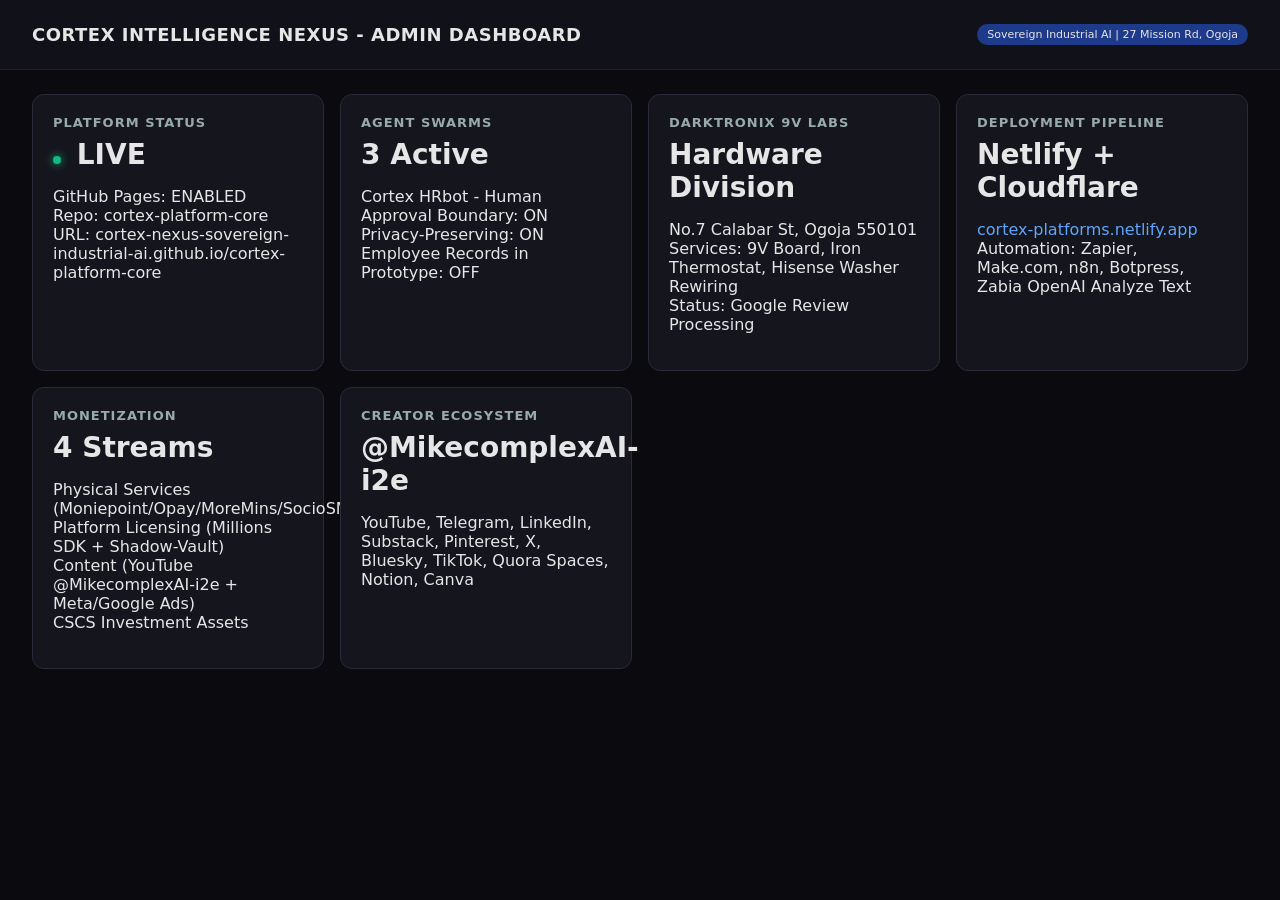
<file: admin/dashboard.html>
<!DOCTYPE html>
<html lang="en">
<head>
<meta charset="UTF-8">
<meta name="viewport" content="width=device-width, initial-scale=1.0">
<title>Cortex Admin Dashboard - CINIS Nexus</title>
<style>
body{font-family:Inter,system-ui;background:#0a0a0f;color:#e6e6e6;margin:0;padding:0}
header{padding:24px 32px;background:#111119;border-bottom:1px solid #222;display:flex;justify-content:space-between;align-items:center}
.logo{font-weight:800;font-size:18px;letter-spacing:0.5px}
.badge{background:#1e3a8a;padding:4px 10px;border-radius:20px;font-size:11px}
.grid{display:grid;grid-template-columns:repeat(auto-fit,minmax(280px,1fr));gap:16px;padding:24px 32px}
.card{background:#15151e;border:1px solid #2a2a3a;border-radius:12px;padding:20px}
.card h3{margin:0 0 8px;font-size:13px;text-transform:uppercase;letter-spacing:1px;color:#9aa}
.metric{font-size:28px;font-weight:700}
.status-dot{width:8px;height:8px;border-radius:50%;display:inline-block;margin-right:6px}
.live{background:#10b981;box-shadow:0 0 8px #10b981}
a{color:#60a5fa;text-decoration:none}
</style>
</head>
<body>
<header>
<div class="logo">CORTEX INTELLIGENCE NEXUS - ADMIN DASHBOARD</div>
<div class="badge">Sovereign Industrial AI | 27 Mission Rd, Ogoja</div>
</header>
<div class="grid">
<div class="card"><h3>Platform Status</h3><div class="metric"><span class="status-dot live"></span> LIVE</div><p>GitHub Pages: ENABLED<br/>Repo: cortex-platform-core<br/>URL: cortex-nexus-sovereign-industrial-ai.github.io/cortex-platform-core</p></div>
<div class="card"><h3>Agent Swarms</h3><div class="metric">3 Active</div><p>Cortex HRbot - Human Approval Boundary: ON<br/>Privacy-Preserving: ON<br/>Employee Records in Prototype: OFF</p></div>
<div class="card"><h3>DARKTRONIX 9V LABS</h3><div class="metric">Hardware Division</div><p>No.7 Calabar St, Ogoja 550101<br/>Services: 9V Board, Iron Thermostat, Hisense Washer Rewiring<br/>Status: Google Review Processing</p></div>
<div class="card"><h3>Deployment Pipeline</h3><div class="metric">Netlify + Cloudflare</div><p><a href="https://cortex-platforms.netlify.app/">cortex-platforms.netlify.app</a><br/>Automation: Zapier, Make.com, n8n, Botpress, Zabia OpenAI Analyze Text</p></div>
<div class="card"><h3>Monetization</h3><div class="metric">4 Streams</div><p>Physical Services (Moniepoint/Opay/MoreMins/SocioSMS)<br/>Platform Licensing (Millions SDK + Shadow-Vault)<br/>Content (YouTube @MikecomplexAI-i2e + Meta/Google Ads)<br/>CSCS Investment Assets</p></div>
<div class="card"><h3>Creator Ecosystem</h3><div class="metric">@MikecomplexAI-i2e</div><p>YouTube, Telegram, LinkedIn, Substack, Pinterest, X, Bluesky, TikTok, Quora Spaces, Notion, Canva</p></div>
</div>
</body>
</html>
</file>
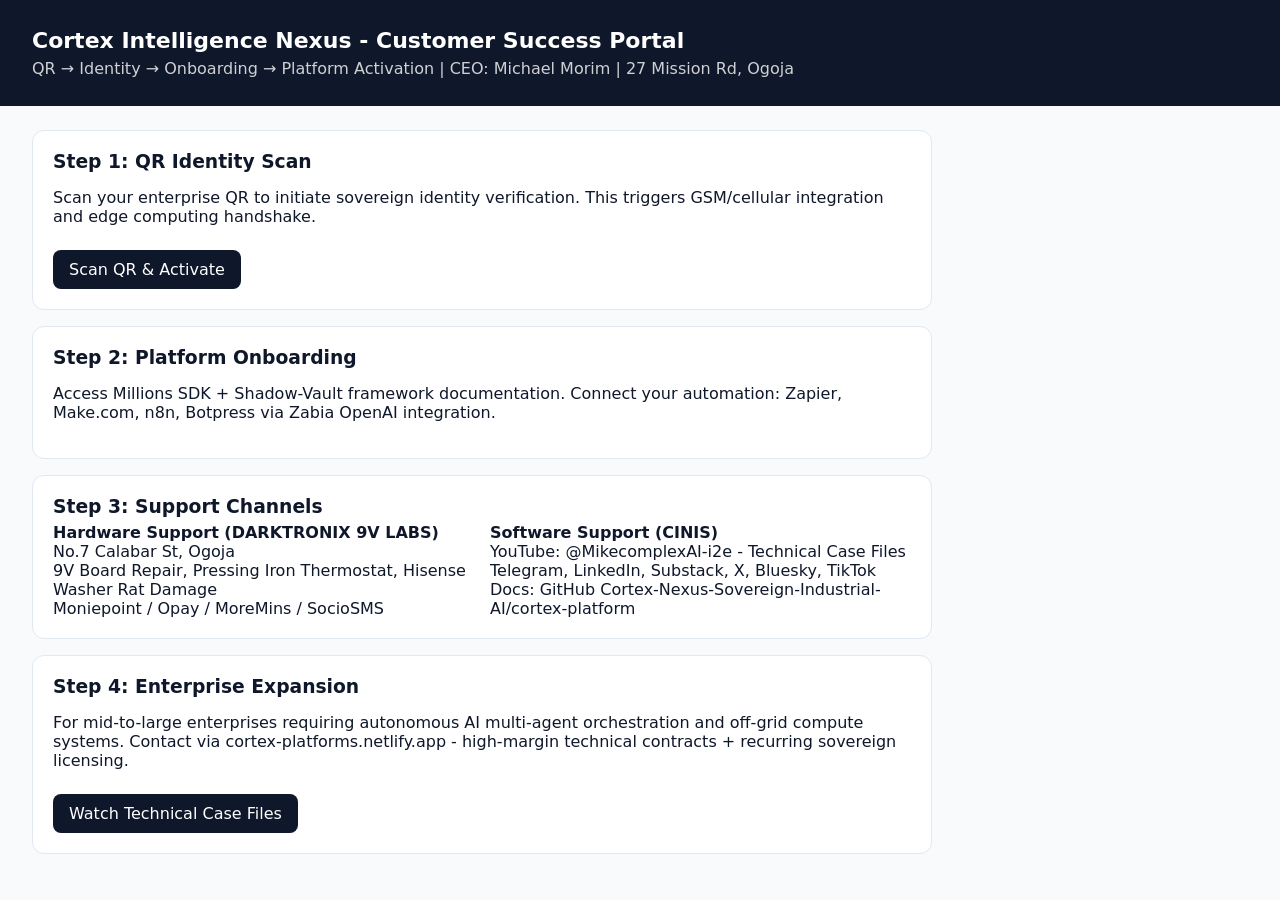
<file: customer/portal.html>
<!DOCTYPE html>
<html lang="en">
<head>
<meta charset="UTF-8">
<meta name="viewport" content="width=device-width, initial-scale=1.0">
<title>Cortex Customer Success Portal - CINIS</title>
<style>
body{font-family:Inter,system-ui;background:#f8fafc;color:#0f172a;margin:0}
header{background:#0f172a;color:#fff;padding:28px 32px}
h1{margin:0;font-size:22px}
.sub{opacity:0.8;margin-top:6px}
.container{padding:24px 32px;max-width:900px}
.step{background:#fff;border:1px solid #e2e8f0;border-radius:12px;padding:20px;margin-bottom:16px}
.step h3{margin:0 0 6px}
.cta{display:inline-block;background:#0f172a;color:#fff;padding:10px 16px;border-radius:8px;text-decoration:none;margin-top:8px}
.grid2{display:grid;grid-template-columns:1fr 1fr;gap:16px}
</style>
</head>
<body>
<header>
<h1>Cortex Intelligence Nexus - Customer Success Portal</h1>
<div class="sub">QR → Identity → Onboarding → Platform Activation | CEO: Michael Morim | 27 Mission Rd, Ogoja</div>
</header>
<div class="container">
<div class="step"><h3>Step 1: QR Identity Scan</h3><p>Scan your enterprise QR to initiate sovereign identity verification. This triggers GSM/cellular integration and edge computing handshake.</p><a class="cta" href="https://cortex-platforms.netlify.app/">Scan QR & Activate</a></div>
<div class="step"><h3>Step 2: Platform Onboarding</h3><p>Access Millions SDK + Shadow-Vault framework documentation. Connect your automation: Zapier, Make.com, n8n, Botpress via Zabia OpenAI integration.</p></div>
<div class="step"><h3>Step 3: Support Channels</h3><div class="grid2"><div><strong>Hardware Support (DARKTRONIX 9V LABS)</strong><br/>No.7 Calabar St, Ogoja<br/>9V Board Repair, Pressing Iron Thermostat, Hisense Washer Rat Damage<br/>Moniepoint / Opay / MoreMins / SocioSMS</div><div><strong>Software Support (CINIS)</strong><br/>YouTube: @MikecomplexAI-i2e - Technical Case Files<br/>Telegram, LinkedIn, Substack, X, Bluesky, TikTok<br/>Docs: GitHub Cortex-Nexus-Sovereign-Industrial-AI/cortex-platform</div></div></div>
<div class="step"><h3>Step 4: Enterprise Expansion</h3><p>For mid-to-large enterprises requiring autonomous AI multi-agent orchestration and off-grid compute systems. Contact via cortex-platforms.netlify.app - high-margin technical contracts + recurring sovereign licensing.</p><a class="cta" href="https://www.youtube.com/@MikecomplexAI-i2e">Watch Technical Case Files</a></div>
</div>
</body>
</html>
</file>
